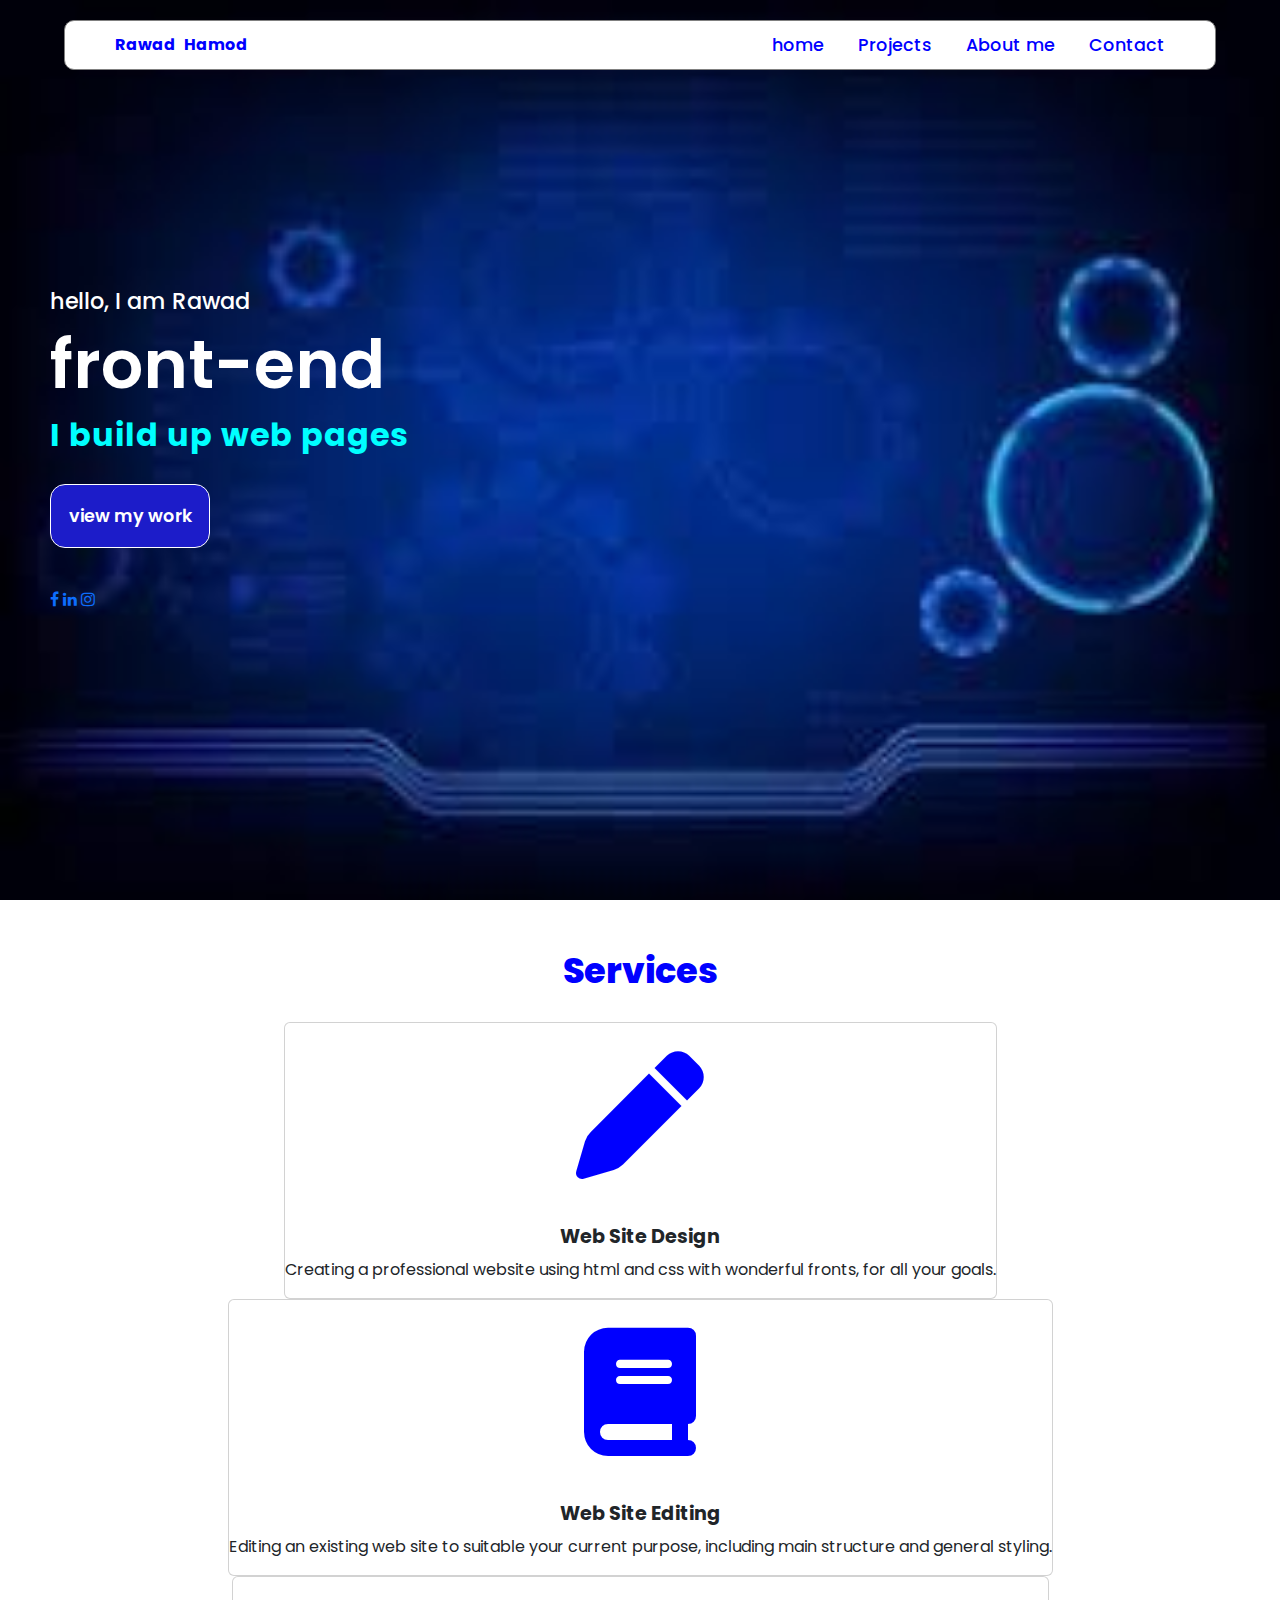
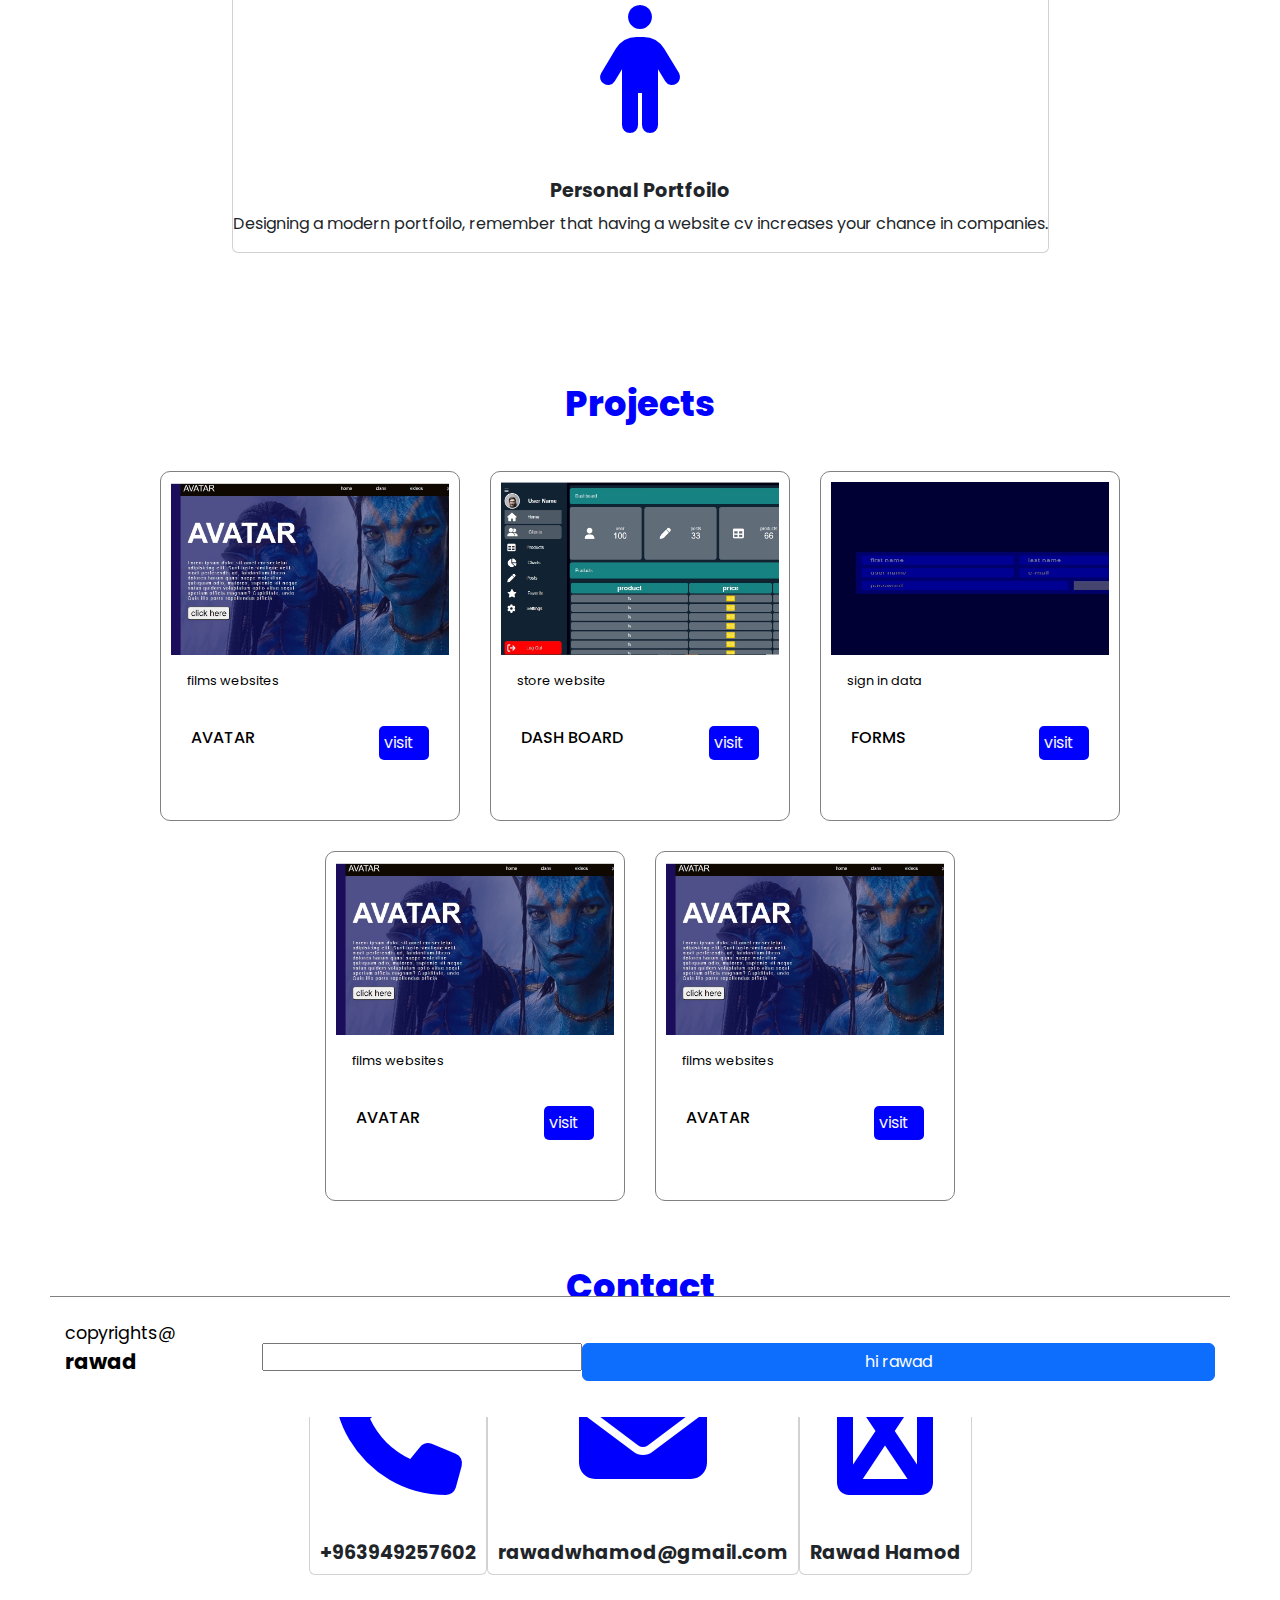
<file: index.html>
<!DOCTYPE html>
<html lang="en">
<head>
    <meta charset="UTF-8">
    <meta name="viewport" content="width=device-width, initial-scale=1.0">
    <link rel="stylesheet" href="https://cdnjs.cloudflare.com/ajax/libs/font-awesome/6.4.0/css/all.min.css">
    <link rel="stylesheet" href="https://cdnjs.cloudflare.com/ajax/libs/font-awesome/4.7.0/css/font-awesome.min.css">
    <!-- including boot strap -->
     <link rel="stylesheet" href="CSS/bootstrap.min.css" media="all">
    <link rel="stylesheet" href="CSS/style.css">
    <title>rawad hamod</title>
    <style>
        #btnup{
            width:30px;
            height: 30px;
            border-radius: 50%;
            border:none;
            background-color: #fa0;
            cursor: pointer;
            position: fixed;
            bottom: 20px;
            right:20px;
            display: none;

        }
    </style>
</head>
<body>
    <button id="btnup" class="primary">^</button>
    <div id="header" class="header">
        <a href="#" class="logo">Rawad Hamod</a>
        <nav class="navigation">
            <a href="/index.html"  class="active" >home</a>
            <a href="/projects.html" >Projects</a>
            <a href="/about.html" >About me</a>
            <a href="/contact.html">Contact</a>
        </nav>
        <div class="menu-icon"><i class="fa-solid fa-bars"></i></div>
    </div>
    <div class="small-devices-menu">
        <a href="/index.html">home</a>
            <a href="/projects.html">Projects</a>
            <a href="/about.html">About me</a>
            <a href="/contact.html">Contact</a>
    </div>
    <section class="main">
        <div>
            <h2>
                hello, I am Rawad <br>
                <span>front-end </span>
            </h2>
            <h3>I build up web pages</h3>
            <a href="#Projects" class="main-button">view my work</a> 
            <div claa="social-icons">
                <a href="#"><i class="fa fa-facebook"></i></a>
                <a href="#"><i class="fa fa-linkedin"></i></a>
                <a href="#"><i class="fa fa-instagram"></i></a>
                
            </div>

        </div>
    </section>
    <section  class="services" id="Services">
        <h2 class="section-title">Services</h2>
        <div class="content">
            <div class="card">
                <div class="icon">
                    <i class="fas fa-pen"></i>
                </div>
                <div class="card-info">
                    <h3>Web Site Design</h3>
                    <p>Creating a professional website using html and css with wonderful fronts, for all your goals. </p>
                </div>
            </div>
            <div class="card">
                <div class="icon">
                    <i class="fas fa-book"></i>
                </div>
                <div class="card-info">
                    <h3>Web Site Editing</h3>
                    <p> Editing an existing web site to suitable your current purpose, including main structure and general styling. </p> 
                </div>
            </div>
            <div class="card">
                <div class="icon">
                    <i class="fas fa-person"></i>
                </div>
                <div class="card-info">
                    <h3>Personal Portfoilo</h3>
                    <p> Designing a modern portfoilo, remember that having a website cv increases your chance in companies. </p>
                </div>
            </div>
        </div>
    </section>
    <section class="projects" id="Projects">
        <h2 class="section-title">Projects</h2>
        <div class="projects-content">
            <div class="project-card">
                <div class="card-img">
                    <img src="images/avatarimage.jpg" alt="avatar image">
                </div>
                <div class="project-info">
                    <p class="project-category">
                        films websites
                    </p>
                </div>
                <div class="project-title-visit">
                    <strong>AVATAR</strong>
                    <a href="projects/avatar/index.html">visit</a>
                </div>
            </div> 
            <div class="project-card">
                <div class="card-img">
                    <img src="images/dashboard.jpg" alt="avatar image">
                </div>
                <div class="project-info">
                    <p class="project-category">
                        store website
                    </p>
                </div>
                <div class="project-title-visit">
                    <strong>DASH BOARD</strong>
                    <a href="projects/dashboard/index.html">visit</a>
                </div>
            </div>   
            <div class="project-card">
                <div class="card-img">
                    <img src="images/formimage.jpg" alt="avatar image">
                </div>
                <div class="project-info">
                    <p class="project-category">
                        sign in data
                    </p>
                </div>
                <div class="project-title-visit">
                    <strong>FORMS</strong>
                    <a href="projects/form/index.html">visit</a>
                </div>
            </div>   
            <div class="project-card">
                <div class="card-img">
                    <img src="images/avatarimage.jpg" alt="avatar image">
                </div>
                <div class="project-info">
                    <p class="project-category">
                        films websites
                    </p>
                </div>
                <div class="project-title-visit">
                    <strong>AVATAR</strong>
                    <a href="projects/avatar/index.html">visit</a>
                </div>
            </div>   <div class="project-card">
                <div class="card-img">
                    <img src="images/avatarimage.jpg" alt="avatar image">
                </div>
                <div class="project-info">
                    <p class="project-category">
                        films websites
                    </p>
                </div>
                <div class="project-title-visit">
                    <strong>AVATAR</strong>
                    <a href="projects/avatar/index.html">visit</a>
                </div>
            </div>     
        </div>
        
        

    </section>
     <section  class="services" id="contact">
        <h2 class="section-title">Contact</h2>
        <div class="content">
            <div class="card">
                <div class="icon">
                    <i class="fas fa-phone"></i>
                </div>
                <div class="card-info">
                    <h3>+963949257602</h3>
                    
                </div>
            </div>
            <div class="card">
                <div class="icon">
                    <i class="fas fa-envelope"></i>
                </div>
                <div class="card-info">
                    <h3>rawadwhamod@gmail.com</h3>
                    
                </div>
            </div>
            <div class="card">
                <div class="icon">
                    <i class="fas fa-facebook"></i>
                </div>
                <div class="card-info">
                    <h3>Rawad Hamod</h3>
                    
                </div>
            </div>
            </div>
            <footer class="footer">
                <p>copyrights@ <span>rawad</span></p>

            <div claa="social-icons">
                <a href="https://www.facebook.com/rawad.hamod.5/"><i class=" sm fa fa-facebook"></i></a>
                <a href="#"><i class=" sm fa fa-linkedin"></i></a>
                <a href="#"><i class=" sm fa fa-instagram"></i></a>
            </div>
            <input type="text">
            <button class="btn btn-primary">hi rawad</button>
            
            </footer>
            <!-- including index.js file  -->
            <script src="JS/index.js"></script>
            <!-- including bootstrap js file -->
            <script src="JS/bootstrap.min.js"></script>



</body>
</html>
</file>
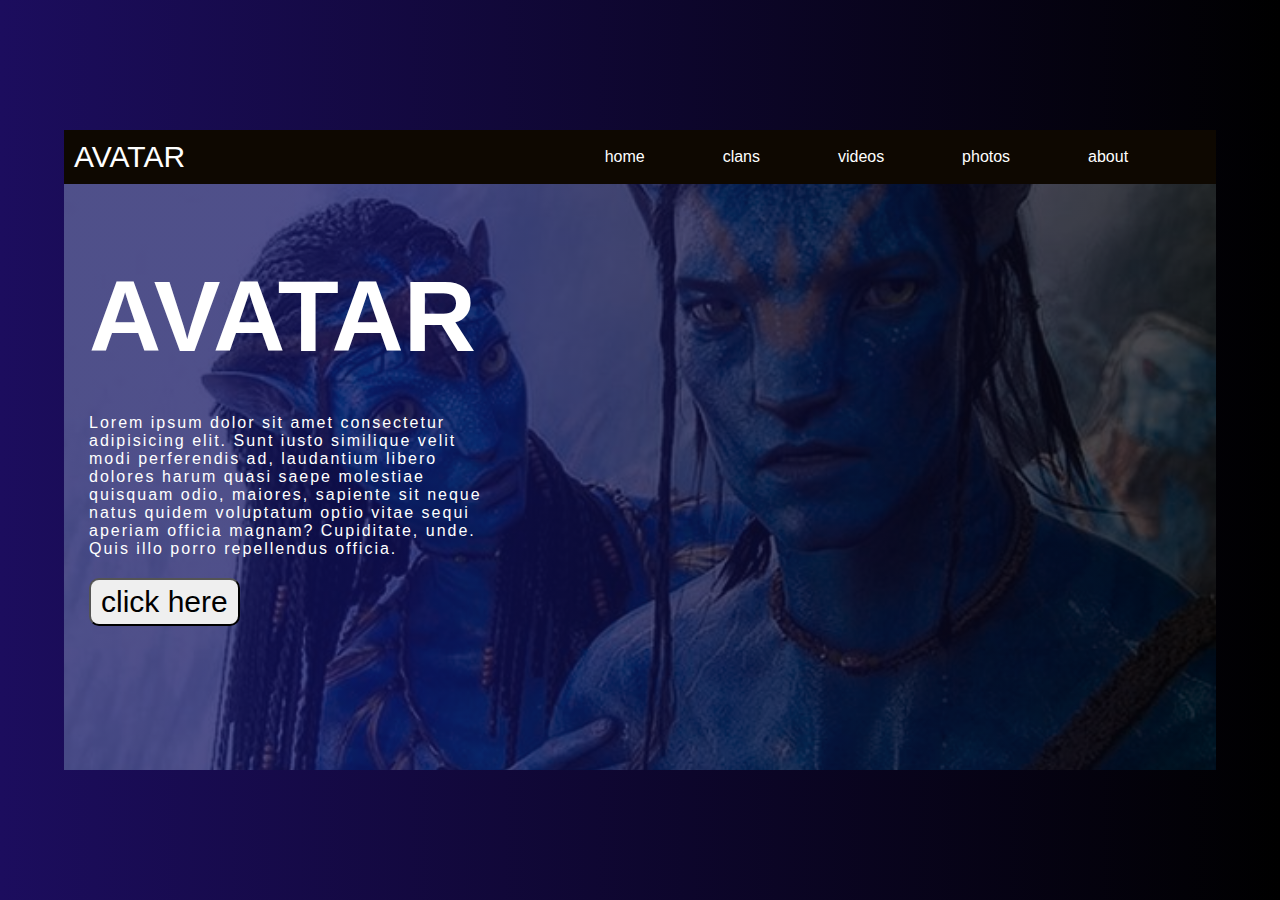
<file: projects/avatar/index.html>
<!DOCTYPE html>
<html lang="en">
<head>
    <meta charset="UTF-8">
    <meta name="viewport" content="width=device-width, initial-scale=1.0">
    <title>avatar</title>
    <link rel="stylesheet" href="style.css">
</head>
<body>
    <div class="container">
        <header>
            <a href="#" class="logo">
                avatar
            </a>
            <ul reversed>
                <li><a href="#">home</a></li>
                <li><a href="#">clans</a></li>
                <li><a href="#">videos</a></li>
                <li><a href="#">photos</a></li>
                <li><a href="#">about</a></li>
            </ul>
        </header>
        <div class="content">
            <h2>avatar</h2>
            <p>Lorem ipsum dolor sit amet consectetur adipisicing elit. Sunt iusto similique velit modi perferendis ad, laudantium libero dolores harum quasi saepe molestiae quisquam odio, maiores, sapiente sit neque natus quidem voluptatum optio vitae sequi aperiam officia magnam? Cupiditate, unde. Quis illo porro repellendus officia.</p>
            <button>click here</button>
        </div>
    </div>
</body>
</html>
</file>
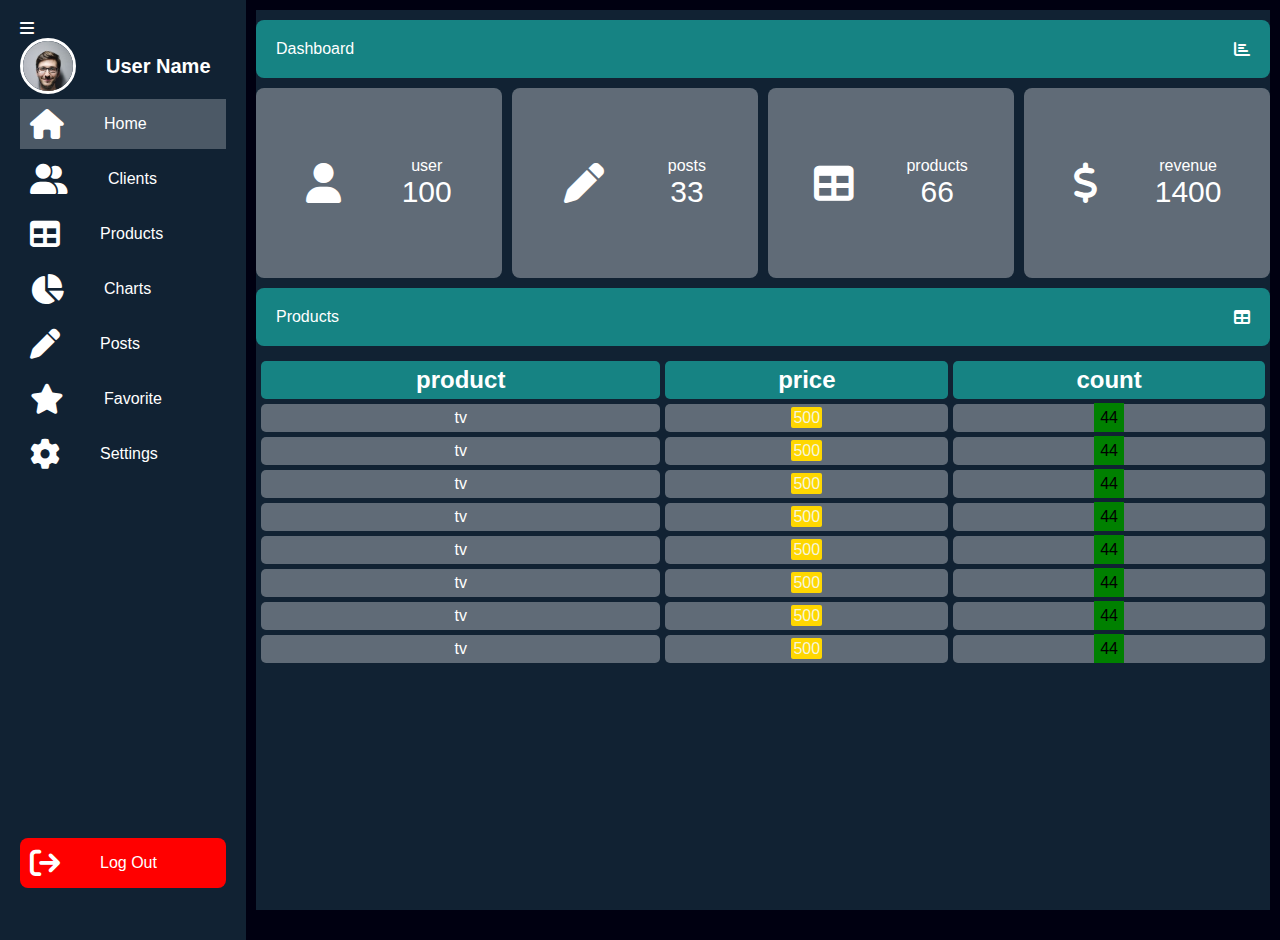
<file: projects/dashboard/index.html>
<!DOCTYPE html>
<html lang="en">
<head>
    <meta charset="UTF-8">
    <meta name="viewport" content="width=device-width, initial-scale=1.0">
    <title>dashboard</title>
    <link rel="stylesheet" href="style.css">
    <link rel="stylesheet" href="https://cdnjs.cloudflare.com/ajax/libs/font-awesome/6.4.0/css/all.min.css">
    <script src="button.js"></script>
</head>
<body>
    <div class="menu">
        <i  class=" icon fas fa-bars"></i>
        
        <ul>
        <li class="profile">
            <div class="imgbox">
                <img   src="profile.jpg" alt="profile picture">
            </div>
            <h2>user name</h2> 
        </li>
        <li class="active">
            <a href="#">
                <i class="fas fa-home"></i>
                <p>Home</p>
            </a>
        </li>
        <li>
            <a href="#">
                <i class="fas fa-user-group"></i>
                <p>Clients</p>
            </a>
        </li>
        <li>
            <a href="#">
                <i class="fas fa-table"></i>
                <p>Products</p>
            </a>
        </li>
        <li>
            <a href="#">
                <i class="fas fa-chart-pie"></i>
                <p>Charts</p>
            </a>
        </li>
        <li>
            <a href="#">
                <i class="fas fa-pen"></i>
                <p>Posts</p>
            </a>
        </li>
        <li>
            <a href="#">
                <i   class="fas fa-star"></i>
                <p>Favorite</p>
            </a>
        </li>
        <li>
            <a href="#">
                <i class="fas fa-cog"></i>
                <p>Settings</p>
            </a>
        </li>
        <li class="logout">
            <a href="#">
                <i class="fas fa-sign-out"></i>
                <p>Log Out</p>
               
            </a>
        </li>
    </ul>
   
    </div>
    <div class="content">
        <div class="title-info">
            <p>dashboard</p>
            <i class="fas fa-chart-bar"></i>
        </div>
        <div class="data-info">
            <div class="box">
                <i class="fas fa-user"></i>
            
                <div class="data">
                <p>user</p>
                <span>100</span>
                </div>
            </div>
            
            <div class="box">
                <i class="fas fa-pen"></i>
              <div class="data">
                <p>posts</p>
                <span>33</span>
              </div>
            </div>
            
            <div class="box">
                <i class="fas fa-table"></i>
              <div class="data">
                <p>products</p>
                <span>66</span>
              </div>
            </div>
            
            <div class="box">
                <i class="fas fa-dollar"></i>
              <div class="data">
                <p>revenue</p>
                <span>1400</span>
              </div>
            </div>
           
            
        </div>
        <div class="title-info">
            <p>products</p>
            <i class="fas fa-table"></i>
        </div>
        <table>
            <thead>
                <tr>
                    <th>product</th>
                    <th>price</th>
                    <th>count</th>
                </tr>
            </thead>
            <tbody>
                <tr>
                    <td>tv</td>
                    <td > <span class="price">500</span></td>
                    <td><span class="count">44</span></td>
                </tr>
                <tr>
                    <td>tv</td>
                    <td > <span class="price">500</span></td>
                    <td><span class="count">44</span></td>
                </tr>
                <tr>
                    <td>tv</td>
                    <td > <span class="price">500</span></td>
                    <td><span class="count">44</span></td>
                </tr>
                <tr>
                    <td>tv</td>
                    <td > <span class="price">500</span></td>
                    <td><span class="count">44</span></td>
                </tr>
                <tr>
                    <td>tv</td>
                    <td > <span class="price">500</span></td>
                    <td><span class="count">44</span></td>
                </tr>
                <tr>
                    <td>tv</td>
                    <td > <span class="price">500</span></td>
                    <td><span class="count">44</span></td>
                </tr>
                <tr>
                    <td>tv</td>
                    <td > <span class="price">500</span></td>
                    <td><span class="count">44</span></td>
                </tr>
                <tr>
                    <td>tv</td>
                    <td > <span class="price">500</span></td>
                    <td><span class="count">44</span></td>
                </tr>
            </tbody>
        </table>
        
    </div>

    
    
</body>
</html>
</file>
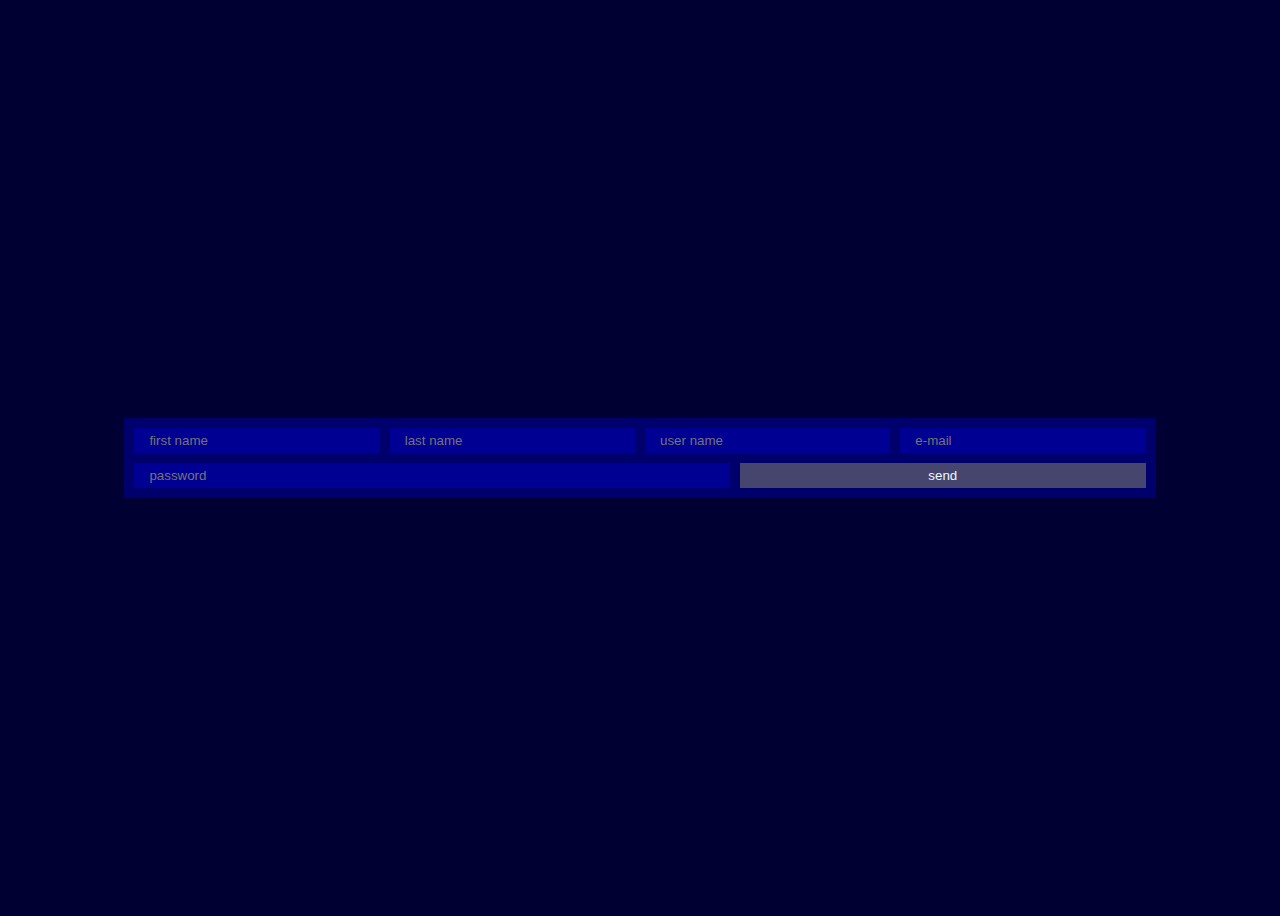
<file: projects/form/index.html>
<!DOCTYPE html>
<html lang="en">
<head>
    <meta charset="UTF-8">
    <meta name="viewport" content="width=device-width, initial-scale=1.0">
    <title>form</title>
    <link rel="stylesheet" href="style.css">
</head>
<body>
    <form action="">
        <input type="text" placeholder="first name">
        <input type="text" placeholder="last name">
        <input type="text" placeholder="user name">
        <input type="email" placeholder="e-mail">
        <input type="password" placeholder="password">
        <button>send</button>
    </form>
    
</body>
</html>
</file>
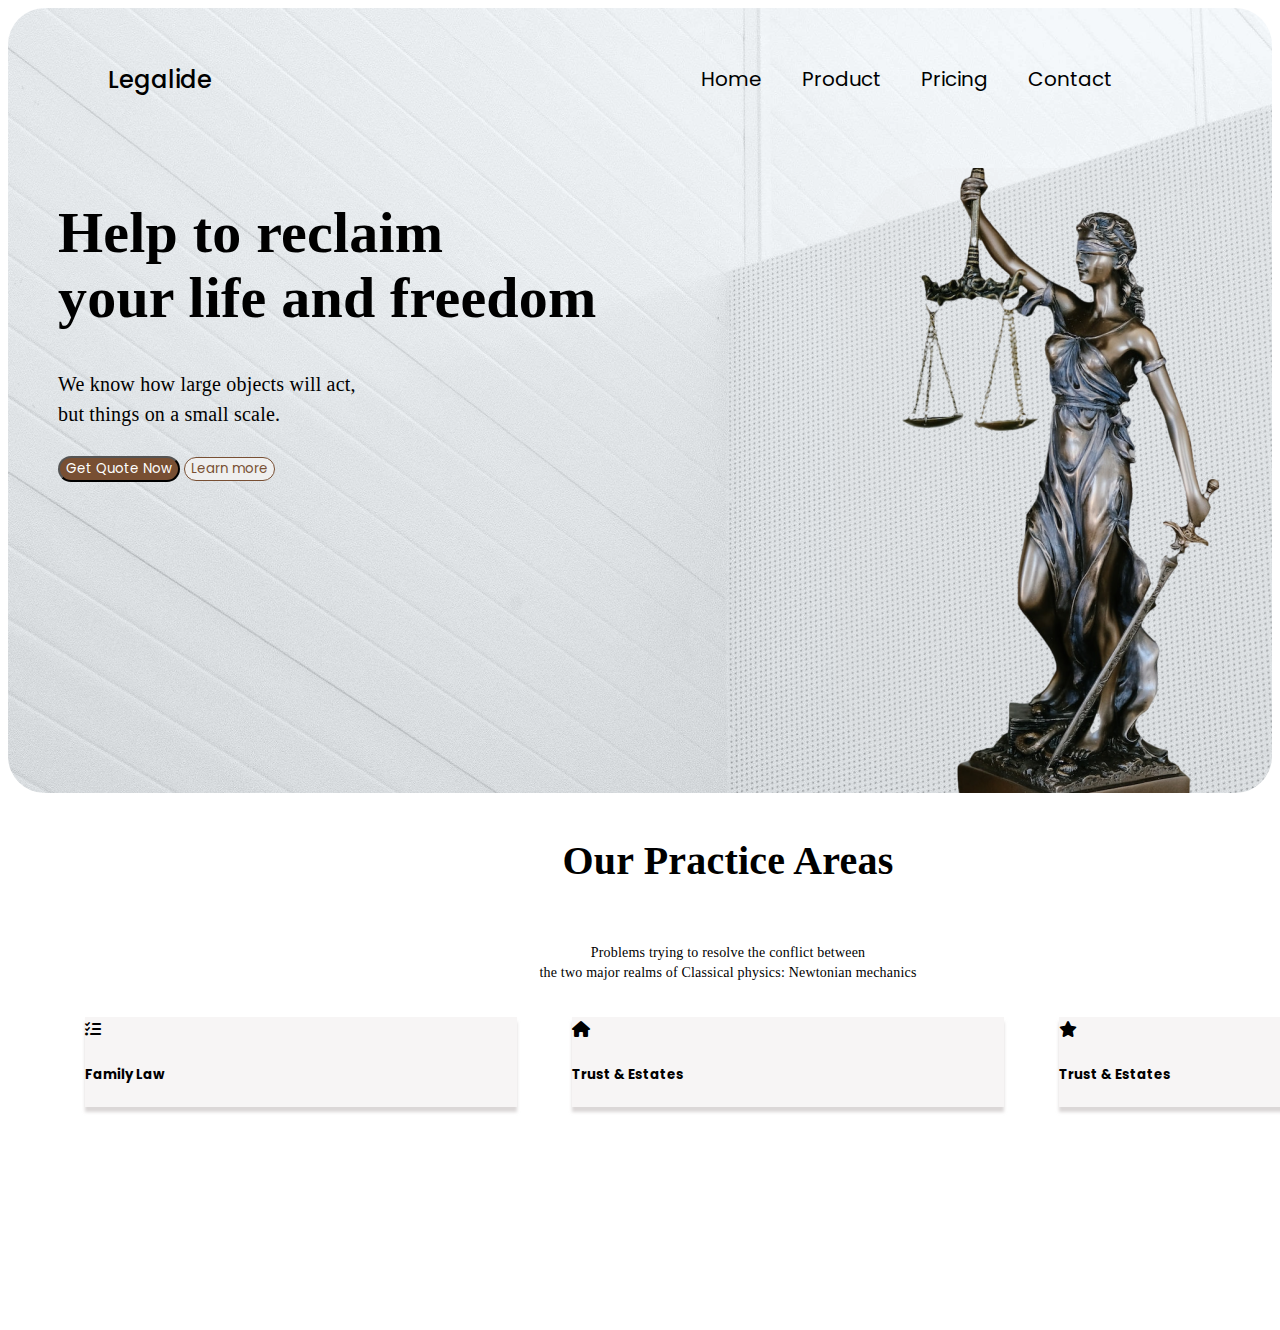
<file: projects/legalide/index.html>
<!DOCTYPE html>
<html lang="en">
<head>
    <meta charset="UTF-8">
    <meta name="viewport" content="width=device-width, initial-scale=1.0">
    <title>legalide</title>
    <link rel="stylesheet" href="style.css">
    <link rel="stylesheet" href="https://cdnjs.cloudflare.com/ajax/libs/font-awesome/6.4.2/css/all.min.css">
</head>
<body>
    <header class="header">
<nav class="navbar">
    <a  class="logo" href="#">Legalide</a>
    <ul class="headermenu">
      <li><a href="#">Home</a></li>  
      <li><a href="#">Product</a></li>
      <li><a href="#">Pricing</a></li>
      <li><a href="#">Contact</a></li>
      <li>

      </li>
    </ul>
</nav>
<nav class="headercontainer">
    <h1>Help to reclaim <br>your life and freedom </h1>
    <h4>We know how large objects will act,<br> 
        but things on a small scale.</h4>
        <button class="getqutebtn">Get Quote Now</button>
        <button class="learnmorebtn">Learn more</button>
</nav>
    </header>
<!-- من هون بلش السكشن التاني 
 -->
    <section class="practicearea">
        <div class="topbox">
            <h2>Our Practice Areas</h2>
            <p>Problems trying to resolve the conflict between <br>
the two major realms of Classical physics: Newtonian mechanics </p>
            </div>
        <div class="cardscontainers1">

            <div class="s2card">  
                <div class="s2icons"> <i class="fas fa-list-check"></i></div>
               <div><h5>Family Law</h5></div>
            </div>  
                
            
            <div class="s2card">
                
                    <div class="s2icons"> <i class="fas fa-home"></i></div>
                   <div><h5>Trust & Estates</h5></div>   
          </div>    
               
                
           
            <div class="s2card">
                <div class="s2icons"> <i class="fas fa-star"></i></i></div>
               <div><h5>Trust & Estates</h5></div>
                
            </div>
        </div>
    </section>
    
    
</body>
</html>
</file>
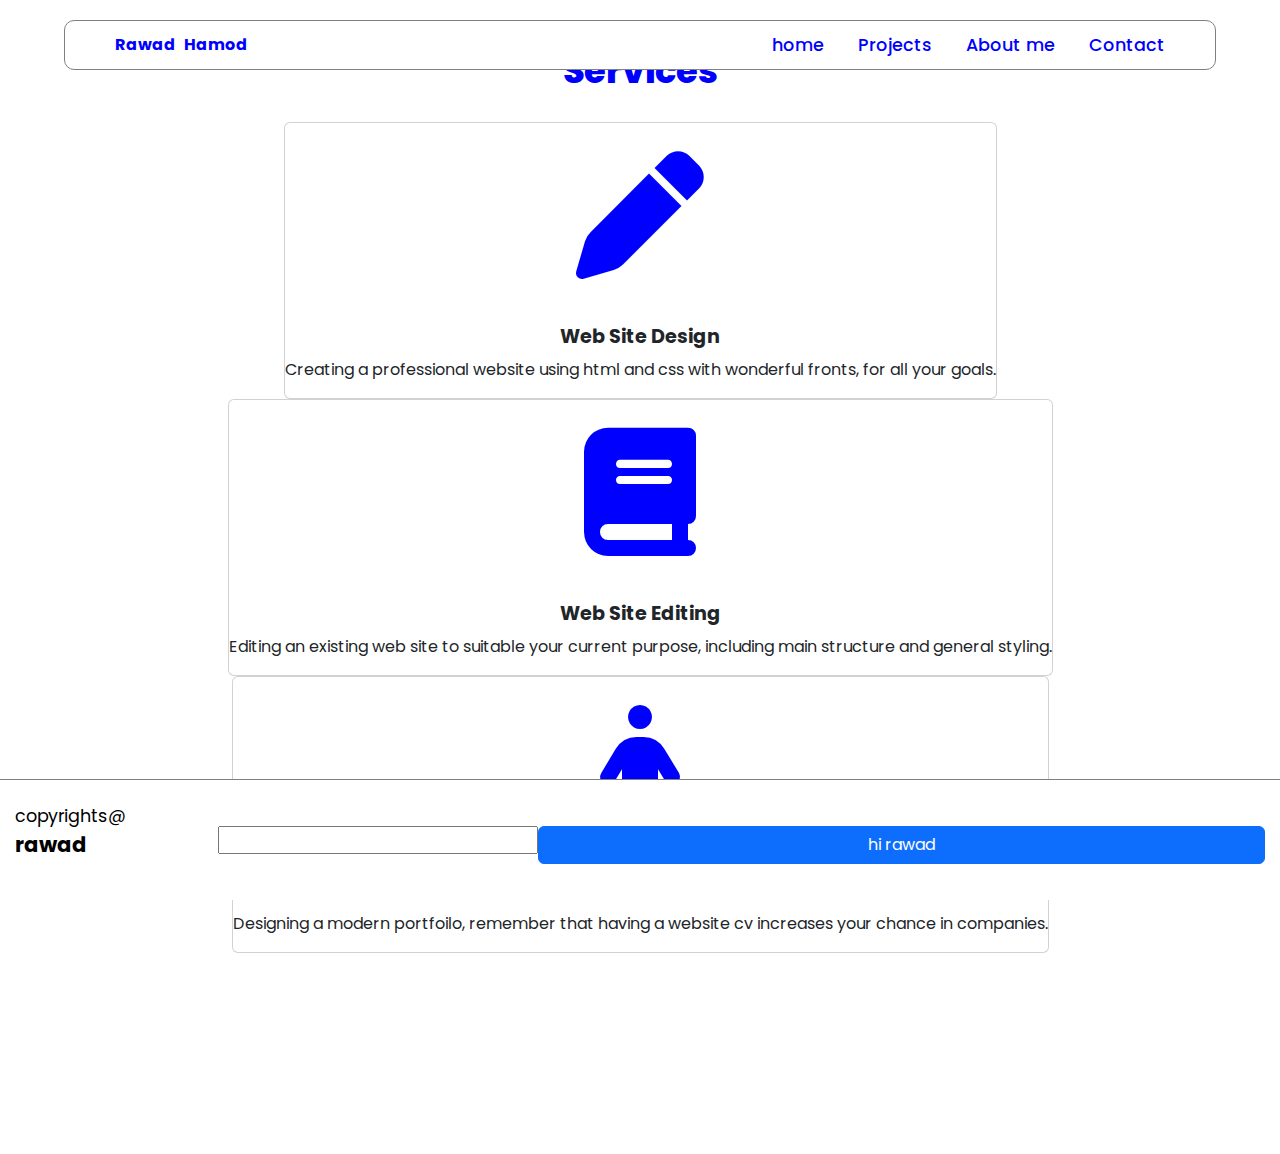
<file: about.html>
<!DOCTYPE html>
<html lang="en">
<head>
    <meta charset="UTF-8">
    <meta name="viewport" content="width=device-width, initial-scale=1.0">
    <link rel="stylesheet" href="https://cdnjs.cloudflare.com/ajax/libs/font-awesome/6.4.0/css/all.min.css">
    <link rel="stylesheet" href="https://cdnjs.cloudflare.com/ajax/libs/font-awesome/4.7.0/css/font-awesome.min.css">
    <!-- including boot strap -->
     <link rel="stylesheet" href="CSS/bootstrap.min.css" media="all">
    <link rel="stylesheet" href="CSS/style.css">
    <title>rawad hamod</title>
    <style>
        #btnup{
            width:30px;
            height: 30px;
            border-radius: 50%;
            border:none;
            background-color: #fa0;
            cursor: pointer;
            position: fixed;
            bottom: 20px;
            right:20px;
            display: none;

        }
    </style>
</head>
<body>
    <button id="btnup" class="primary">^</button>
    <div id="header" class="header">
        <a href="#" class="logo">Rawad Hamod</a>
        <nav class="navigation">
            <a href="/index.html" onclick="addActiveStyle(this.innerText)">home</a>
            <a href="/projects.html" onclick="addActiveStyle(this.innerText)">Projects</a>
            <a href="/about.html" onclick="addActiveStyle(this.innerText)">About me</a>
            <a href="/contact.html" onclick="addActiveStyle(this.innerText)">Contact</a>
        </nav>
        <div class="menu-icon" ><i class="fa-solid fa-bars"></i></div>
    </div>
    <div class="small-devices-menu">
        <a href="/index.html">home</a>
            <a href="/projects.html">Projects</a>
            <a href="/about.html">About me</a>
            <a href="/contact.html">Contact</a>
    </div>
    <section  class="services" id="Services">
        <h2 class="section-title">Services</h2>
        <div class="content">
            <div class="card">
                <div class="icon">
                    <i class="fas fa-pen"></i>
                </div>
                <div class="card-info">
                    <h3>Web Site Design</h3>
                    <p>Creating a professional website using html and css with wonderful fronts, for all your goals. </p>
                </div>
            </div>
            <div class="card">
                <div class="icon">
                    <i class="fas fa-book"></i>
                </div>
                <div class="card-info">
                    <h3>Web Site Editing</h3>
                    <p> Editing an existing web site to suitable your current purpose, including main structure and general styling. </p> 
                </div>
            </div>
            <div class="card">
                <div class="icon">
                    <i class="fas fa-person"></i>
                </div>
                <div class="card-info">
                    <h3>Personal Portfoilo</h3>
                    <p> Designing a modern portfoilo, remember that having a website cv increases your chance in companies. </p>
                </div>
            </div>
        </div>
    </section>
   
    
            <footer class="footer">
                <p>copyrights@ <span>rawad</span></p>

            <div claa="social-icons">
                <a href="https://www.facebook.com/rawad.hamod.5/"><i class=" sm fa fa-facebook"></i></a>
                <a href="#"><i class=" sm fa fa-linkedin"></i></a>
                <a href="#"><i class=" sm fa fa-instagram"></i></a>
            </div>
            <input type="text">
            <button class="btn btn-primary">hi rawad</button>
            
            </footer>
            <!-- including index.js file  -->
            <script src="JS/index.js"></script>
            <!-- including bootstrap js file -->
            <script src="JS/bootstrap.min.js"></script>



</body>
</html>
</file>
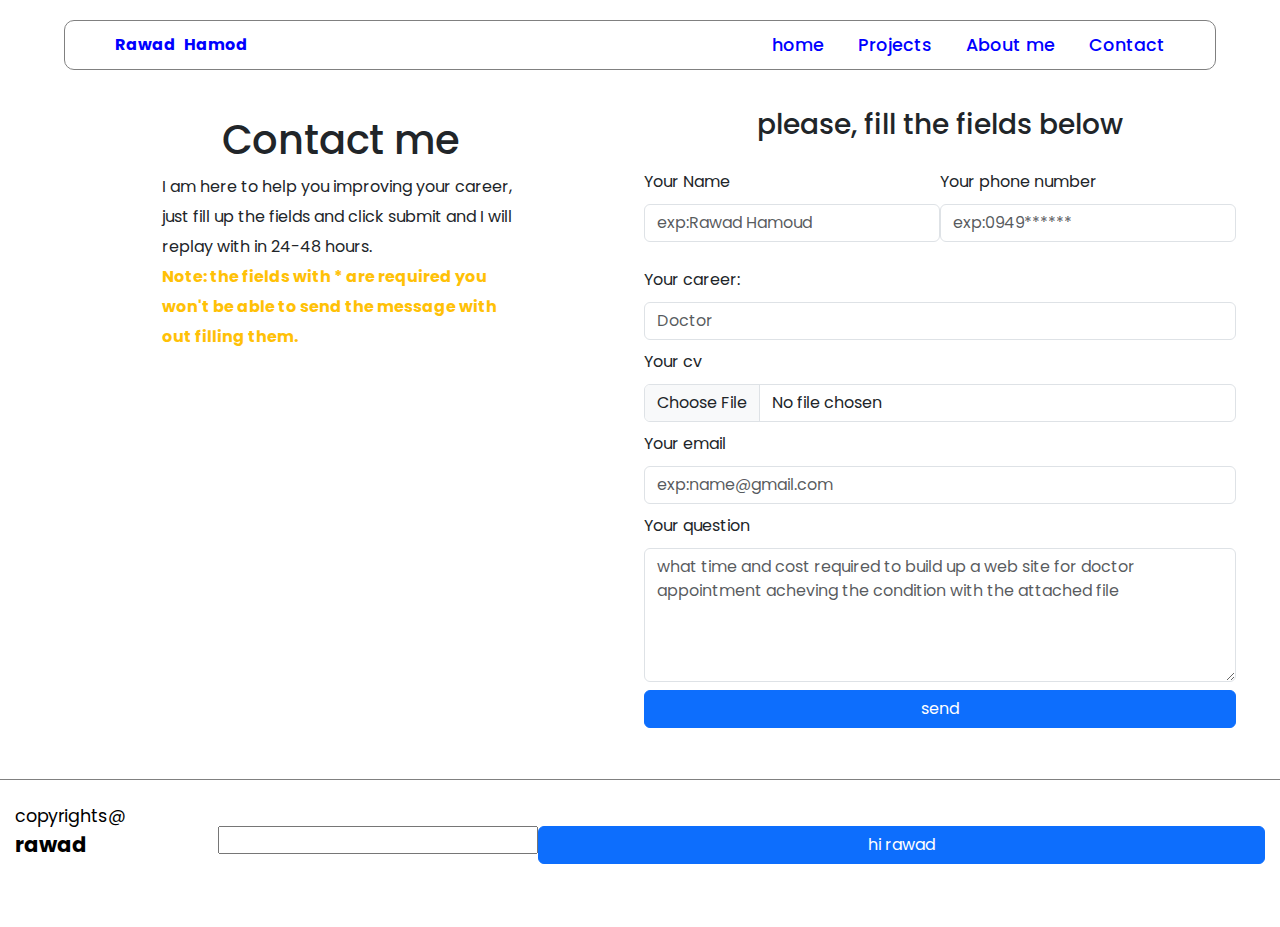
<file: contact.html>
<!DOCTYPE html>
<html lang="en">

<head>
    <meta charset="UTF-8">
    <meta name="viewport" content="width=device-width, initial-scale=1.0">
    <link rel="stylesheet" href="https://cdnjs.cloudflare.com/ajax/libs/font-awesome/6.4.0/css/all.min.css">
    <link rel="stylesheet" href="https://cdnjs.cloudflare.com/ajax/libs/font-awesome/4.7.0/css/font-awesome.min.css">
    <!-- including boot strap -->
    <link rel="stylesheet" href="CSS/bootstrap.min.css">
    <link rel="stylesheet" href="CSS/style.css">
    <title>rawad hamod</title>
    <style>
        #btnup {
            width: 30px;
            height: 30px;
            border-radius: 50%;
            border: none;
            background-color: #fa0;
            cursor: pointer;
            position: fixed;
            bottom: 20px;
            right: 20px;
            display: none;
        }
    </style>
</head>

<body>
    <button id="btnup" class="primary">^</button>
    <div id="header" class="header">
        <a href="#" class="logo">Rawad Hamod</a>
        <nav class="navigation">
            <a href="/index.html" onclick="addActiveStyle(this.innerText)">home</a>
            <a href="/projects.html" onclick="addActiveStyle(this.innerText)">Projects</a>
            <a href="/about.html" onclick="addActiveStyle(this.innerText)">About me</a>
            <a href="/contact.html" onclick="addActiveStyle(this.innerText)">Contact</a>
        </nav>
        <div class="menu-icon"><i class="fa-solid fa-bars"></i></div>
    </div>
    <div class="small-devices-menu">
        <a href="/index.html">home</a>
        <a href="/projects.html">Projects</a>
        <a href="/about.html">About me</a>
        <a href="/contact.html">Contact</a>
    </div>
    <!-- contact section -->
    <div class="contact d-flex p-3 gap-2 justify-content-center align-items-start m-7 p-5">
         
        <div class="contact-info  d-flex flex-column justify-content-center align-items-center pt-2 col-xs-12 col-md-6">
            <div class="title">
                <h1>Contact me</h1>
            </div>
            <div class="description w-50%">
                I am here to help you improving your career, just fill up the fields and click submit and I will replay with in 24-48 hours.<br> <span class="text-warning"><b>Note: the fields with * are required you won't be able to send the message with out filling them.</b></span>
            </div>
        </div>
        <div class="contact-form gap-1 col-xs-12 col-md-6">
            <div class="form">
                <form class=" form-group d-flex flex-column justify-content-center align-items-center gap-0.5 ">
                    <h3>please, fill the fields below</h3>
                    <div class="form-row d-flex justify-content-space-between">
                        <div class="col">
                            <label for="name">Your Name</label>
                            <input id="name" class="form-control" type="text" placeholder="exp:Rawad Hamoud">
                            <p id="name-error"></p>
                        </div>
                        <div class="col">
                            <label for="phone number">Your phone number</label>
                            <input id="phone number" class="form-control col" type="number" placeholder="exp:0949******">
                            <p id="num-error"></p>
                        </div>
                        </div>
                        <label for="career">Your career:</label>
                        <input id="career" type="text" class="form-control" placeholder="Doctor">
                        <label for="name">Your cv</label>
                        <input id="file" class="form-control" type="file" placeholder="to give me a hint about your job">
                        <label for="email">Your email</label>
                        <input id="email" class="form-control" type="email" placeholder="exp:name@gmail.com">
                        <label for="question">Your question</label>
                        <textarea id="question" class="form-control" type="text" rows="5" columns="1"
                            placeholder="what time and cost required to build up a web site for doctor appointment acheving the condition with the attached file"></textarea>
                        <button class="btn btn-primary mt-2" type="submit">send</button>
                        
                        </form>
                        </div>
        </div>
     </div>



    <footer class="footer">
        <p>copyrights@ <span>rawad</span></p>

        <div claa="social-icons">
            <a href="https://www.facebook.com/rawad.hamod.5/"><i class=" sm fa fa-facebook"></i></a>
            <a href="#"><i class=" sm fa fa-linkedin"></i></a>
            <a href="#"><i class=" sm fa fa-instagram"></i></a>
        </div>
        <input type="text">
        <button class="btn btn-primary">hi rawad</button>

    </footer>
    <!-- including index.js file  -->
    <script src="JS/index.js"></script>
    <!-- including bootstrap js file -->
    <script src="JS/bootstrap.min.js"></script>



</body>

</html>
</file>
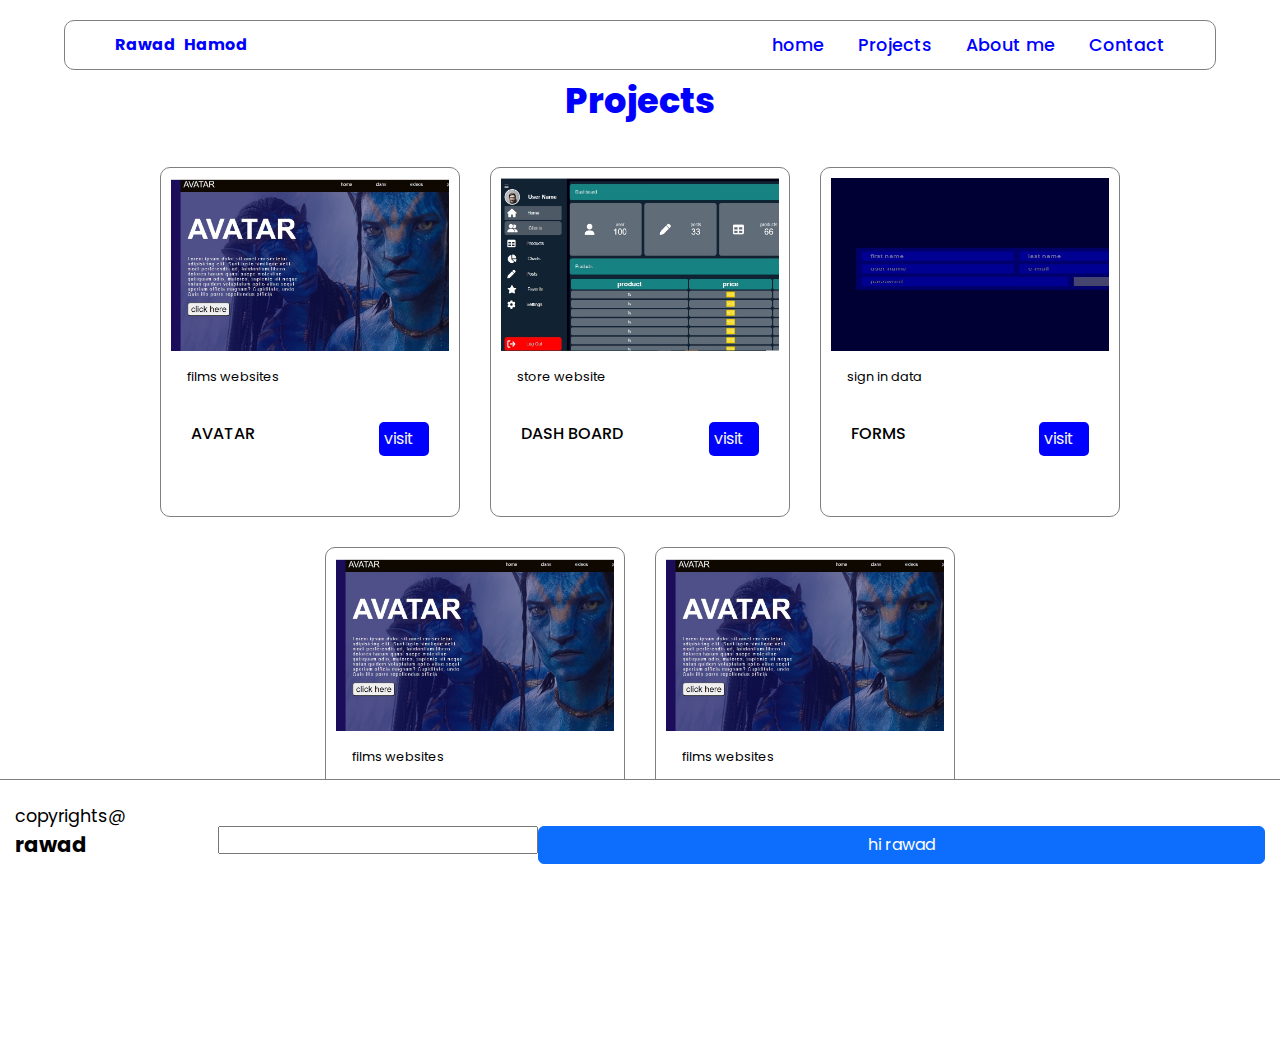
<file: projects.html>
<!DOCTYPE html>
<html lang="en">
<head>
    <meta charset="UTF-8">
    <meta name="viewport" content="width=device-width, initial-scale=1.0">
    <link rel="stylesheet" href="https://cdnjs.cloudflare.com/ajax/libs/font-awesome/6.4.0/css/all.min.css">
    <link rel="stylesheet" href="https://cdnjs.cloudflare.com/ajax/libs/font-awesome/4.7.0/css/font-awesome.min.css">
    <!-- including boot strap -->
     <link rel="stylesheet" href="CSS/bootstrap.min.css" media="all">
    <link rel="stylesheet" href="CSS/style.css">
    <title>rawad hamod</title>
    <style>
        #btnup{
            width:30px;
            height: 30px;
            border-radius: 50%;
            border:none;
            background-color: #fa0;
            cursor: pointer;
            position: fixed;
            bottom: 20px;
            right:20px;
            display: none;

        }
    </style>
</head>
<body>
    <button id="btnup" class="primary">^</button>
    <div id="header" class="header">
        <a href="#" class="logo">Rawad Hamod</a>
        <nav class="navigation">
            <a href="/index.html" onclick="addActiveStyle(this.innerText)">home</a>
            <a href="/projects.html" onclick="addActiveStyle(this.innerText)">Projects</a>
            <a href="/about.html" onclick="addActiveStyle(this.innerText)">About me</a>
            <a href="/contact.html" onclick="addActiveStyle(this.innerText)">Contact</a>
        </nav>
        <div class="menu-icon" ><i class="fa-solid fa-bars"></i></div>
    </div>
    <div class="small-devices-menu">
        <a href="/index.html">home</a>
            <a href="/projects.html">Projects</a>
            <a href="/about.html">About me</a>
            <a href="/contact.html">Contact</a>
    </div>
   
    
    <section class="projects" id="Projects">
        <h2 class="section-title">Projects</h2>
        <div class="projects-content">
            <div class="project-card col-sm-6 col-md-5  col-lg-4">
                <div class="card-img">
                    <img src="images/avatarimage.jpg" alt="avatar image">
                </div>
                <div class="project-info">
                    <p class="project-category">
                        films websites
                    </p>
                </div>
                <div class="project-title-visit">
                    <strong>AVATAR</strong>
                    <a href="projects/avatar/index.html">visit</a>
                </div>
            </div> 
            <div class="project-card col-sm-12 col-md-4  col-lg-4">
                <div class="card-img">
                    <img src="images/dashboard.jpg" alt="avatar image">
                </div>
                <div class="project-info">
                    <p class="project-category">
                        store website
                    </p>
                </div>
                <div class="project-title-visit">
                    <strong>DASH BOARD</strong>
                    <a href="projects/dashboard/index.html">visit</a>
                </div>
            </div>   
            <div class="project-card col-sm-6 col-md-5  col-lg-4">
                <div class="card-img">
                    <img src="images/formimage.jpg" alt="avatar image">
                </div>
                <div class="project-info">
                    <p class="project-category">
                        sign in data
                    </p>
                </div>
                <div class="project-title-visit">
                    <strong>FORMS</strong>
                    <a href="projects/form/index.html">visit</a>
                </div>
            </div>   
            <div class="project-card">
                <div class="card-img">
                    <img src="images/avatarimage.jpg" alt="avatar image">
                </div>
                <div class="project-info">
                    <p class="project-category">
                        films websites
                    </p>
                </div>
                <div class="project-title-visit">
                    <strong>AVATAR</strong>
                    <a href="projects/avatar/index.html">visit</a>
                </div>
            </div>   <div class="project-card col-sm-6 col-md-5 col-lg-4 ">
                <div class="card-img">
                    <img src="images/avatarimage.jpg" alt="avatar image">
                </div>
                <div class="project-info">
                    <p class="project-category">
                        films websites
                    </p>
                </div>
                <div class="project-title-visit">
                    <strong>AVATAR</strong>
                    <a href="projects/avatar/index.html">visit</a>
                </div>
            </div>     
        </div>
        
        

    </section>
    
            <footer class="footer">
                <p>copyrights@ <span>rawad</span></p>

            <div claa="social-icons">
                <a href="https://www.facebook.com/rawad.hamod.5/"><i class=" sm fa fa-facebook"></i></a>
                <a href="#"><i class=" sm fa fa-linkedin"></i></a>
                <a href="#"><i class=" sm fa fa-instagram"></i></a>
            </div>
            <input type="text">
            <button class="btn btn-primary">hi rawad</button>
            
            </footer>
            <!-- including index.js file  -->
            <script src="JS/index.js"></script>
            <!-- including bootstrap js file -->
            <script src="JS/bootstrap.min.js"></script>



</body>
</html>
</file>
<file: CSS/style.css>
@import url('https://fonts.googleapis.com/css2?family=Poppins:ital,wght@0,100;0,200;0,300;0,400;0,500;0,600;0,700;0,800;0,900;1,100;1,200;1,300;1,400;1,500;1,600;1,700;1,800;1,900&display=swap');

* {
    font-family: 'Poppins', sans-serif;
    padding: 0;
    box-sizing: border-box;
    scroll-behavior: smooth;
    margin:0;
    
}

/* header in general contais a logo and nav for three sections */
.header {
    background-color: #fff;
        width: 90%;
        height: 50px;
        position: fixed;
        z-index: 1;
        display: flex;
        justify-content: space-between;
        align-items: center;
        padding: 10px 50px;
        border-radius: 10px;
        margin:20px 5% 20px 5%;
        border: 1px grey solid;
        top: 0px;
    }

.small-devices-menu {
    z-index: 5;
    display: flex;
    flex-direction: column;
    background-color: #fff;
    min-width:30%;
    height: 40%;
    justify-content: center;
    align-items: center;
   position: fixed;
    right: 5%;
    top: 70px;
    padding: 20px;
    visibility:hidden;
    border:1px solid rgb(209, 199, 199);
    border-radius: 5px;
    text-align: center;
    font-size: 16px;
    
}
.open{
    visibility: visible;
}

.small-devices-menu a {
    
    text-decoration: none;
    font-size:16px;
    font-weight: 500; 
    padding:5px;
    margin-bottom: 15px;
    color:#000;
    transition: 0.2s;
    padding: 5px;
    width: 80%;
    text-wrap: nowrap;
}
.small-devices-menu a:hover{
    cursor: pointer;
    background-color:blue;
    border-radius: 5px;
    color:white;

}




.logo {
    text-decoration: none;
    color: blue;
    text-transform: capitalize;
    font-weight: 700;
    font-size: 1.4 rem;
    word-spacing: 5px;


}

.social-icons a {
    display: block;
    color: #fff;
    font-size: 1.7em;
    padding-right: 30px;
}

.navigation a {
    color: blue;
    text-decoration: none;
    font-size: 1.1em;
    font-weight: 500;
    padding-left: 30px;
}

.navigation a:hover{
    color: blueviolet;
    text-decoration: solid black 1px;
}
.active{
    color: blueviolet;
    text-decoration: solid black 1px !important;
}
.menu-icon {
    display: none;
    cursor: pointer;
   
    font-size: 18px;
}

.main {
    height: 100vh;
    width: 100%;
    display: flex;
    align-items: center;
    background-image: url(../images/background.jfif);
    background-repeat: no-repeat;
    background-size: cover;
    background-attachment: fixed;
    padding: 50px;
}

.main h2 {
    color: #fff;
    font-size: 1.4em;
    font-weight: 500;
}

.main h2 span {
    color: #fff;
    font-size: 3em;
    font-weight: 600;
    display: inline-block;
    margin-top: 10px;


}

.main h3 {
    color: aqua;
    font-size: 2em;
    font-weight: 700;
    letter-spacing: 1px;
    margin-top: 10px;
    margin-bottom: 30px;

}

.main-button {
    color: white;
    background-color: rgb(28, 28, 201);
    border: 1px white solid;
    border-radius: 15px;
    font-size: 1.1em;
    font-weight: 600;
    display: inline-block;
    padding: 1em;
    margin-bottom: 40px;
    transition: 0.7s ease;
    text-decoration: none;


}

.main-button:hover {
    scale: 1.1
}

.services {

    width: 100%;
    display: flex;
    flex-direction: column;
    align-items: center;
    background-color: #fff;
    padding: 50px;
}

.section-title {
    color: blue;
    font-size: 2.2em;
    font-weight: 800;
    margin-bottom: 30px;
    text-align: center;
}

.content {
    display: flex;
    flex-direction: row;
    justify-content: center;
    flex-wrap: wrap;
}

/* .card {
    background: white;
    width: 21.25em;
    box-shadow: 0 5px 25px rgba(1 1 1 /15%);
    border-radius: 10px;
    padding: 25px;
    margin: 20px;
    transition: 0.7s ease;
}

.card:hover {
    scale: 1.1;
} */

.icon {
    color: blue;
    font-size: 8em;
    text-align: center;

}

.card-info {
    text-align: center;
}

.card-info h3 {
    font-size: 1.2em;
    font-weight: 700;
    margin: 10px;
}

.projects {
   margin-top: 80px;
}

.projects-content {
    margin-top: 20px;
    display: flex;
    justify-content:center;
    align-items: center;
    flex-direction: row;
    flex-wrap:wrap;


}

.project-card {
    background-color: #fff;
    
    width: 300px;
    height: 350px;
    overflow: hidden;
    border-radius: 10px;
    /* margin: 20px; */
    transition: 0.5s ease;
    border: 1px grey solid; 
    padding:10px;
    margin: 15px;

}

.project-card:hover {
    scale: 1.02;

}

.project-card:hover .card-img {
    opacity: 0.9;

}

.card-img {
    overflow: hidden;
    height: fit-content;
}

.card-img img {
    width: 366px;
    height: 173px;


}

.project-info {
    padding: 1em;
}

.project-category {
    font-size: 0.8em;
    color: #000;
    margin-bottom: 0;
}

.project-title-visit {
    display: flex;
    justify-content: space-between;
    padding: 20px;

    margin-top: 0;



}

.project-title-visit strong {
    font-weight: 500;
    font-size: 1em;
    color: #000;
}

.project-title-visit a {
    text-decoration: none;
    color: whitesmoke;
    font-size: 1em;
    width:50px;
    background-color: blue;
    padding: 5px;
    border-radius: 5px;
}
/* contact */
.contact{
    margin-top: 60px;
    height:fit-content;
    position:relative
}
.contact form input,button,label,textarea,.form-row{
    display: block;
    width:100%;
    margin-top: 10px;
}

.description{
    width:60%;
    height: 400px;
    text-align: left;
    line-height: 30px;
}
#popup{
   width:50vw;
   height:50vh;
   background-color: aqua;
   
   z-index: 1000;
   position: absolute;
   visibility: hidden;

   
}


footer {
    width: 100%;
    background-color: #fff;
    color: black;
    padding: 15px;
    display: flex;
    justify-content: space-between;
    align-items: center;
    position:sticky;
    bottom: 0;
    margin-top: 30px;
    border-top: 1px solid gray;
}

footer p {
    font-size: 1.1em;

}

footer p span {
    font-size: larger;
    font-weight: 700;

}

.sm {
    display: inline-block;
    color: #fff;
    font-size: 1.7em;
    padding-right: 30px;
}

/* responsive */
/* hide nav menu on small devices */
@media screen and (max-width:768px) {
    .navigation {
        display: none;
    }

    .menu-icon {
        display: block;
    }
}
</file>
<file: projects/avatar/style.css>
/* في خط لازم تنسخو وتحطو هون من 
goolefonts
 اسمو 
 ubuntu */
 *{
    font-family: 'ubuntu', sans-serif;
    padding: 0;
    margin:0;
   
 }
 a{
    color: white;
    text-decoration: none;
 }
 body{
    background-image: linear-gradient( to right, rgb(28, 13, 94) ,#000);
    height: 100vh;
    display: flex;
    justify-content: center;
    align-items: center;

 }
 .container{
    width: 90%;
    height: 640px;

    background-image: linear-gradient(to right, rgba(13, 14, 94, 0.726)30%,#000000b9),url(avatarimage.jpg);
    background-repeat: no-repeat;
    background-size: cover;

 }
 .container:hover {
    width: 90%;
    height: 640px;

    background-image: linear-gradient(to right, rgba(13, 14, 94, 0.726)30%,transparent),url(avatarimage.jpg);
    background-repeat: no-repeat;
    background-size: cover;
 }
header{
    display: flex;
    justify-content: space-between;
    align-items: center;
    padding: 10px;
    background-color: rgb(14, 8, 1);
}
.logo{ font-size: 30px;
    text-transform: uppercase;

}
ul{ width: 60%;
   list-style:none ; 
   display: flex;
   justify-content: space-evenly;
  

}
ul a{
    border-bottom: 2px transparent solid;
    cursor: pointer;
}
ul a:hover{
    border-bottom-color:  white ;
}
.content{
    color:white;
    width: 50%;
    margin-top: 50px;
padding: 25px;

}
.content h2{
    font-size: 100px;
    margin-bottom: 40px;
    text-transform: uppercase;
}
.content p{
    letter-spacing: 2px;
    width: 400px;
 
}
.content button{
    font-size: 30px;
    padding: 5px 10px;
    margin-top: 20px;
    border-radius: 10px;
}
.content button:hover{
    background: transparent;
    color:white;
}
</file>
<file: projects/dashboard/style.css>
*{
    padding: 0;
    margin: 0;
    color: #fff;
    font-family: sans-serif;
}
body{
    background-color: #001;
    height: 100vh;
    display: flex;
}
.menu{
    background-color: #123;
    width:60px;
    
    padding: 20px;
    height: 100%;
    overflow: hidden;
    transition: 0.7s;

    
    
}
.menu:hover{width: 260px;}
ul{
    list-style: none;
    height: 95vh;
    position: relative;
}
ul li a{
    display:block;
    text-decoration: none;
    padding: 10px;
    margin: 5px 0px;
    display: flex;
   align-items: center;
    border-radius: 8px;
    gap: 40px;
    transition: 0.5s;


}
ul li a:hover, .active ,.box:hover{
    background-color: #ffffff40;

}
.logout{
    position: absolute;
    bottom:0px;
   
    width: 100%;
}
.logout a{
    background-color: red;

}
ul li a i{
    font-size: 30px;
}
.imgbox{
    width: 50px;
    height: 50px;
    border-radius: 50%;
    overflow: hidden;
    border: 3px solid white;
    flex-shrink: 0;
}
.imgbox img{
    width:100%;
   
}
.profile{
    display: flex;
    gap: 30px;
    align-items: center;
}
.profile h2{
    font-size:20px ;
    text-transform: capitalize;
}
.icon{
    cursor: pointer;
}
.content{
    background: #123;
    width: 100%;
    margin: 10px;
    height: 100vh;
}
.title-info{
    background: rgb(22, 131, 131);
    display: flex;
    justify-content: space-between;
    align-items: center;
    padding: 20px;
    border-radius: 8px;
    margin:10px 0;
}
.title-info p{
    text-transform: capitalize;
}
.data-info{
    display: flex;
    align-items: center;
    justify-content: space-between;
    flex-wrap: wrap;
    gap: 10px;
}
.box{
    background: #fff5;
    flex-basis:150px;
    height: 150px;
    border-radius: 8px;
    display: flex;
    justify-content:space-around;
    padding: 20px;
    align-items: center;
    flex-grow: 1;
}
.box i{
    font-size:40px;
}
.data{
    display: flex;
    flex-direction: column;
    align-items: center;
}
.data span{
    font-size: 30px;
}
table{
    width: 100%;
    border-spacing: 5px;

}
table thead th{background: rgb(22, 131, 131);
font-size: 24px;
font-weight: bold;
border-radius: 5px;
padding: 5px 10px;}
table tbody tr td{
    border-radius: 5px;
    text-align: center;
    background:  #fff5;
    padding: 5px;
    
}
table tbody tr td .price{
    background:gold;
border-radius: 2px;
color: beige;
padding: 2px;
}
table tbody tr td .count{
    background:green;
    color:black;
    padding: 6px;

}
</file>
<file: projects/form/style.css>
body{
    background-color: #003;
    display: flex;
    justify-content: center;
    align-items: center;
    height: 100vh;
}
form{
    background-color: rgba(0, 0, 136, 0.678);
    width:80%;
    padding: 10px;
    display:flex;
    flex-wrap: wrap;
    gap:10px;
}
form input{
    background-color: rgba(0, 0, 170, 0.603);
    color:white;
    border: none;
    outline: none;
    padding:5px 15px;
    flex-basis:200px;
    flex-grow: 1;
}
form button{
    background-color: rgb(69, 69, 110);
    color: aliceblue;
    border:none;
    padding:5px 10px;
    flex-basis:40px;
    flex-grow: 1;

}
@media (max-width:300px)
{
    form input{width:80%;}
}
</file>
<file: projects/legalide/style.css>
@import url('https://fonts.googleapis.com/css2?family=Poppins:ital,wght@0,100;0,200;0,300;0,400;0,500;0,600;0,700;0,800;0,900;1,100;1,200;1,300;1,400;1,500;1,600;1,700;1,800;1,900&display=swap');
*{
    font-family: 'Poppins', sans-serif;
    padding: 0
    
    box-sizing:border-box;
    scroll-behavior:smooth;
}
header{
   
height:785px ;
padding: 10px, 36px, 10px, 36px;
border-radius: 37px;
gap: 10px;

    background-image: url(images/background\ \(1\).png);
    background-repeat: no-repeat;
    background-size: cover;
}
a{
    text-decoration: none;
    color: black;
}
.navbar{
    display: flex;
    justify-content: space-between;
    align-items: center;
    padding:20px 100px;
    color: black;
}
.headermenu li{ font-size: 20px;
    font-weight: 400;
    padding: 20px;
   

}
.navbar ul li a:hover{scale: 1.2;}

li{list-style: none;}
.headermenu{
    display: flex;
    justify-content: space-around;
}
.logo{
    font-size: 24px;
    font-weight: 500;
}
.headercontainer{
    margin: 50px;
}
.headercontainer h1{
    
font-family: Martel;
font-size: 58px;
font-weight: 900;
line-height: 65px;
letter-spacing: 0.20000000298023224px;
text-align: left;

}
.headercontainer h4{
    

font-family: Montserrat;
font-size: 20px;
font-weight: 500;
line-height: 30px;
letter-spacing: 0.20000000298023224px;
text-align: left;

}
.getqutebtn{
   
padding: 10px, 36px, 10px, 36px;
border-radius: 37px;
gap: 10px;
background: #784F33;
color:white;


}
.learnmorebtn{
   
padding: 10px, 36px, 10px, 36px;
border-radius: 37px;
border: 1px;
gap: 10px;
color: #784F33;
border: 1px solid #784F33;

}
.practicearea{
    width: 1440px;
    height: 529px;
    top: 785px;
    padding: 0px, 195px, 2px, 195px;
    
}
.practicearea .topbox{
    display: flex;
    flex-direction: column;
    justify-content: space-around;
    align-items: center;

    width: Fixed (864px);
height: Hug (100px);

}
 .topbox h2{//styleName: h2;
    font-family: Martel;
    font-size: 40px;
    font-weight: 700;
    line-height: 50px;
    letter-spacing: 0.20000000298023224px;
    text-align: left;
    padding:10px 100px;
    }
    .practicearea .topbox p{
        
font-family: Open Sans;
font-size: 14px;
font-weight: 400;
line-height: 20px;
letter-spacing: 0.20000000298023224px;
text-align: center;

    }
    /* تنسيقات حاوية الكروت  */
.cardscontainers1{
    padding: 20px 60px;
    width:100%;
    display: flex;
    flex-direction: row;
    flex-wrap: wrap;
    justify-content: center;
    gap:20px;
}
.s2card{
    width:30%;
    background: #f7f5f5;
    box-shadow: 0 5px 3px rgba(184, 175, 175, 0.5);
    margin: auto;
    
}
</file>
